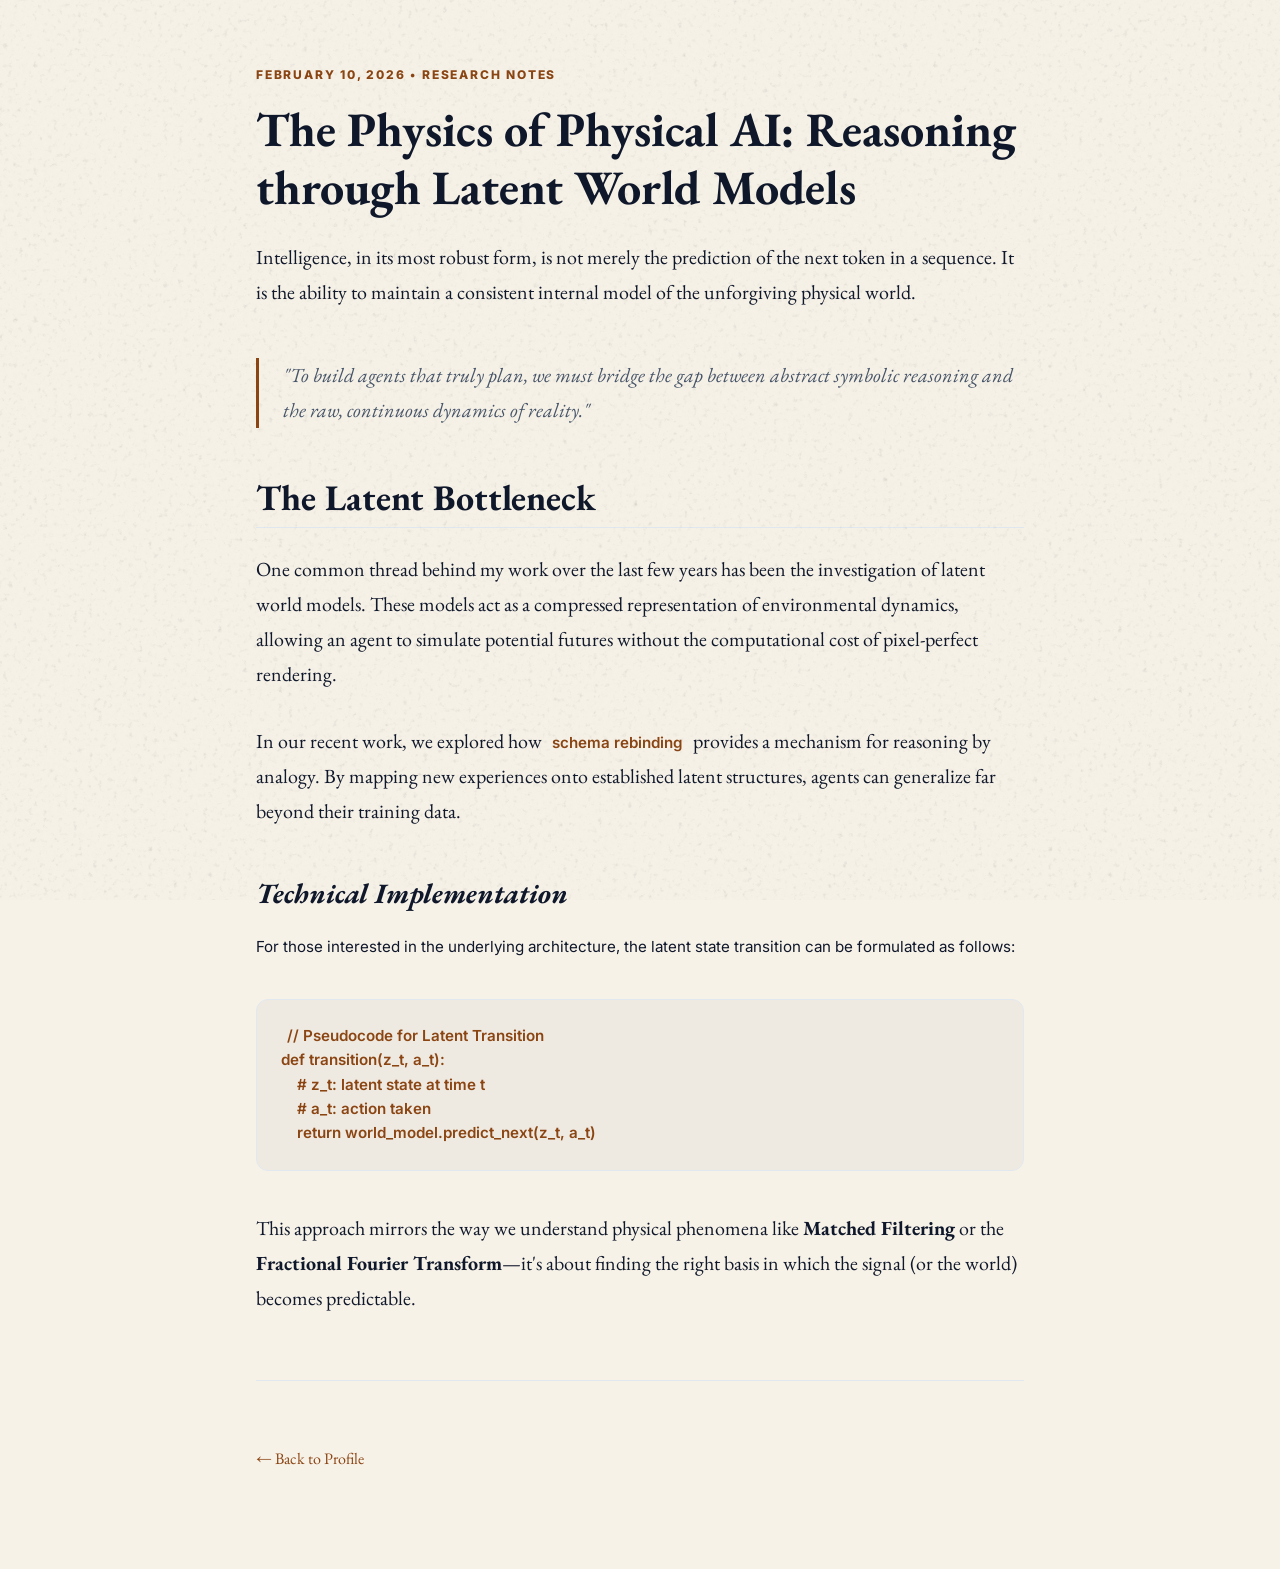
<file: misc/writing_demo.html>
<!DOCTYPE html>
<html lang="en">
<head>
    <meta charset="UTF-8">
    <title>The Physics of Physical AI | Writing</title>
    <link href="https://fonts.googleapis.com/css2?family=Inter:wght@400;600;800&family=EB+Garamond:ital,wght@0,400;0,700;1,400&display=swap" rel="stylesheet">
    <link rel="stylesheet" href="writing_style.css">
</head>
<body>
    <article class="container">
        <div class="meta">February 10, 2026 • Research Notes</div>
        <h1>The Physics of Physical AI: Reasoning through Latent World Models</h1>
        
        <p>Intelligence, in its most robust form, is not merely the prediction of the next token in a sequence. It is the ability to maintain a consistent internal model of the unforgiving physical world.</p>

        <blockquote>
            "To build agents that truly plan, we must bridge the gap between abstract symbolic reasoning and the raw, continuous dynamics of reality."
        </blockquote>

        <h2>The Latent Bottleneck</h2>
        <p>One common thread behind my work over the last few years has been the investigation of latent world models. These models act as a compressed representation of environmental dynamics, allowing an agent to simulate potential futures without the computational cost of pixel-perfect rendering.</p>

        <p>In our recent work, we explored how <code>schema rebinding</code> provides a mechanism for reasoning by analogy. By mapping new experiences onto established latent structures, agents can generalize far beyond their training data.</p>

        <h3>Technical Implementation</h3>
        <p class="technical">For those interested in the underlying architecture, the latent state transition can be formulated as follows:</p>
        
        <pre><code>// Pseudocode for Latent Transition
def transition(z_t, a_t):
    # z_t: latent state at time t
    # a_t: action taken
    return world_model.predict_next(z_t, a_t)</code></pre>

        <p>This approach mirrors the way we understand physical phenomena like <strong>Matched Filtering</strong> or the <strong>Fractional Fourier Transform</strong>—it's about finding the right basis in which the signal (or the world) becomes predictable.</p>

        <hr style="border: 0; border-top: 1px solid var(--border); margin: 4rem 0;">
        
        <p style="font-size: 1rem; color: var(--text-secondary);">
            <a href="index_header_photo.html">← Back to Profile</a>
        </p>
    </article>
</body>
</html>
</file>
<file: misc/writing_style.css>
/* 
  SIVA WRITING SYSTEM - STYLESHEET
  An editorial CSS framework for technical and philosophical long-form.
*/

:root {
    /* Light Mode (Heritage) */
    --bg-paper: #f7f2e8;
    --text-primary: #0f172a;
    --text-secondary: #475569;
    --accent: #8b4513; /* Tobacco */
    --border: #e2e8f0;
}

@media (prefers-color-scheme: dark) {
    :root {
        /* Dark Mode (Imperial Slate) */
        --bg-paper: #121212;
        --text-primary: #f8fafc;
        --text-secondary: #94a3b8;
        --accent: #c29b6d; /* Bronze */
        --border: #1e293b;
    }
}

/* Base Styles */
body {
    background-color: var(--bg-paper);
    color: var(--text-primary);
    font-family: 'EB Garamond', serif;
    font-size: 1.25rem;
    line-height: 1.75;
    -webkit-font-smoothing: antialiased;
    margin: 0;
    padding: 0;
}

/* Ricepaper Texture Overlay */
body::before {
    content: "";
    position: fixed;
    top: 0; left: 0; width: 100%; height: 100%;
    z-index: 50;
    pointer-events: none;
    background-image: url("data:image/svg+xml,%3Csvg viewBox='0 0 200 200' xmlns='http://www.w3.org/2000/svg'%3E%3Cfilter id='noiseFilter'%3E%3CfeTurbulence type='fractalNoise' baseFrequency='0.9' numOctaves='4' stitchTiles='stitch'/%3E%3C/filter%3E%3Crect width='100%25' height='100%25' filter='url(%23noiseFilter)'/%3E%3C/svg%3E");
    filter: grayscale(100%) contrast(250%) brightness(95%);
    mix-blend-mode: multiply;
    opacity: 0.2;
}

@media (prefers-color-scheme: dark) {
    body::before {
        filter: grayscale(100%) brightness(1.2) contrast(300%);
        mix-blend-mode: overlay;
        opacity: 0.3;
    }
}

/* Typography */
.container {
    max-width: 48rem; /* 768px - Optimized for reading */
    margin: 0 auto;
    padding: 4rem 2rem;
}

h1, h2, h3, h4 {
    font-weight: 700;
    line-height: 1.2;
    margin-top: 3rem;
    margin-bottom: 1.5rem;
    color: var(--text-primary);
}

h1 { font-size: 3rem; margin-top: 0; }
h2 { font-size: 2.25rem; border-bottom: 1px solid var(--border); padding-bottom: 0.5rem; }
h3 { font-size: 1.75rem; font-style: italic; }

p { margin-bottom: 2rem; }

/* Bold Vision Callouts */
blockquote {
    font-style: italic;
    border-left: 3px solid var(--accent);
    padding-left: 1.5rem;
    margin: 3rem 0;
    color: var(--text-secondary);
}

/* Technical Sections (Sans-serif) */
.technical, code, pre {
    font-family: 'Inter', sans-serif;
    font-size: 0.95rem;
    line-height: 1.6;
}

pre {
    background: rgba(0,0,0,0.03);
    padding: 1.5rem;
    border-radius: 0.75rem;
    overflow-x: auto;
    border: 1px solid var(--border);
    margin: 2.5rem 0;
}

@media (prefers-color-scheme: dark) {
    pre { background: rgba(255,255,0,0.02); }
}

code {
    background: rgba(var(--accent), 0.1);
    color: var(--accent);
    padding: 0.2rem 0.4rem;
    border-radius: 0.3rem;
    font-weight: 600;
}

/* Links */
a {
    color: var(--accent);
    text-decoration: none;
    border-bottom: 1px solid transparent;
    transition: all 0.2s;
}

a:hover {
    border-bottom-color: var(--accent);
}

/* Metadata */
.meta {
    font-family: 'Inter', sans-serif;
    text-transform: uppercase;
    font-size: 0.75rem;
    letter-spacing: 0.15em;
    font-weight: 800;
    color: var(--accent);
    margin-bottom: 1rem;
}
</file>
